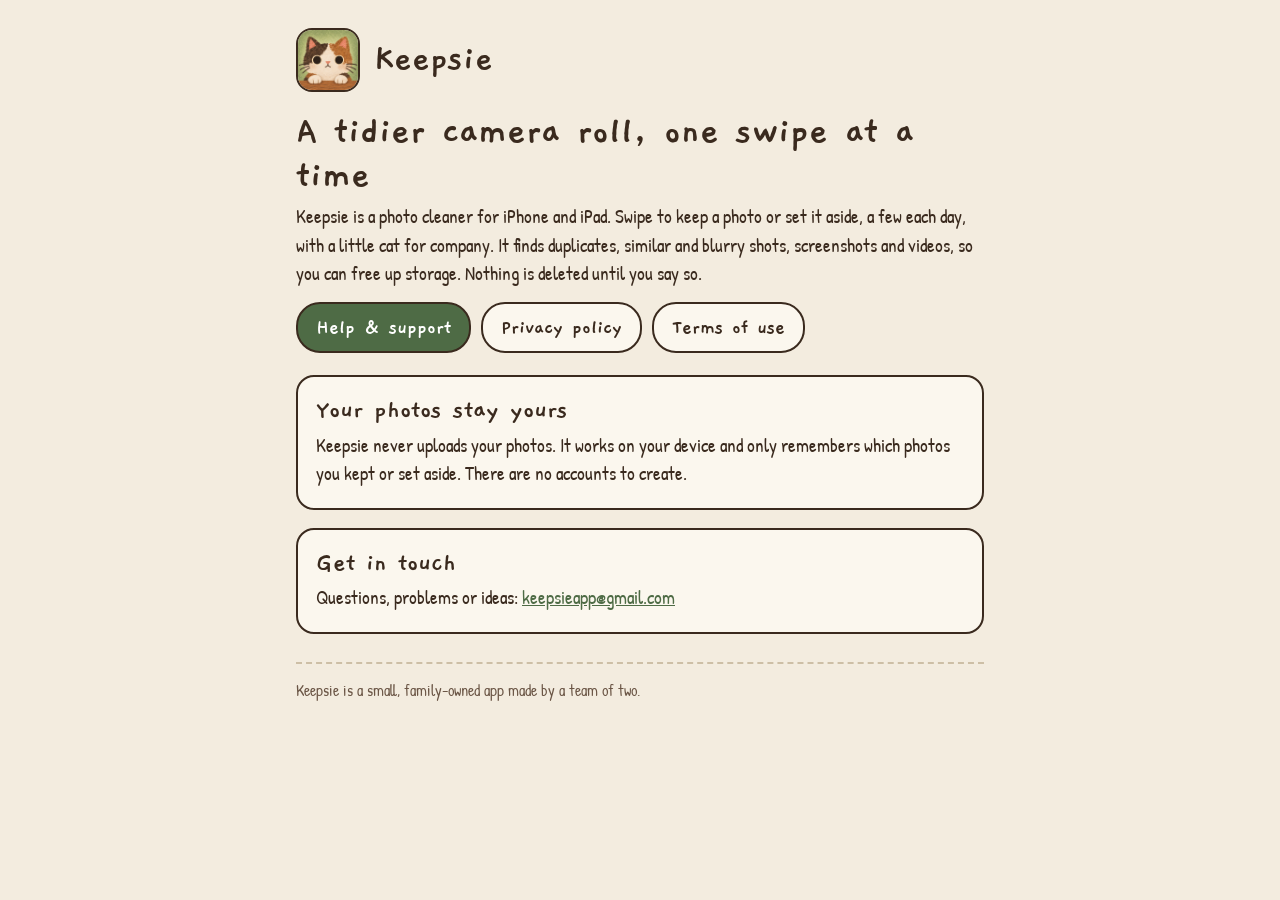
<file: index.html>
<!doctype html>
<html lang="en">
<head>
<meta charset="utf-8">
<meta name="viewport" content="width=device-width, initial-scale=1">
<title>Keepsie: Swipe Photo Cleaner for iPhone and iPad</title>
<meta name="description" content="Keepsie is a cozy photo cleaner for iPhone and iPad. Swipe to keep or delete, find duplicates and blurry shots, and free up storage, with a little cat for company.">
<link rel="canonical" href="https://mjtraf.github.io/keepsie-site/">
<meta property="og:type" content="website">
<meta property="og:title" content="Keepsie: Swipe Photo Cleaner for iPhone and iPad">
<meta property="og:description" content="Swipe to keep or delete, find duplicates and blurry shots, and free up storage, with a little cat for company.">
<meta property="og:url" content="https://mjtraf.github.io/keepsie-site/">
<meta property="og:image" content="https://mjtraf.github.io/keepsie-site/icon.png">
<meta name="twitter:card" content="summary">
<link rel="preconnect" href="https://fonts.googleapis.com">
<link href="https://fonts.googleapis.com/css2?family=Gaegu:wght@400;700&family=Patrick+Hand&display=swap" rel="stylesheet">
<link rel="stylesheet" href="style.css">
<link rel="icon" href="icon.png">
</head>
<body>
<main>
  <header class="top">
    <img src="icon.png" alt="Keepsie app icon: a cat">
    <div class="brand">Keepsie</div>
  </header>

  <h1>A tidier camera roll, one swipe at a time</h1>
  <p>Keepsie is a photo cleaner for iPhone and iPad. Swipe to keep a photo or set it aside, a few each day, with a little cat for company. It finds duplicates, similar and blurry shots, screenshots and videos, so you can free up storage. Nothing is deleted until you say so.</p>

  <nav class="links" aria-label="Pages">
    <a class="main" href="support.html">Help &amp; support</a>
    <a href="privacy.html">Privacy policy</a>
    <a href="terms.html">Terms of use</a>
  </nav>

  <div class="card">
    <h2>Your photos stay yours</h2>
    <p>Keepsie never uploads your photos. It works on your device and only remembers which photos you kept or set aside. There are no accounts to create.</p>
  </div>

  <div class="card">
    <h2>Get in touch</h2>
    <p>Questions, problems or ideas: <a href="mailto:keepsieapp@gmail.com">keepsieapp@gmail.com</a></p>
  </div>

  <footer>Keepsie is a small, family-owned app made by a team of two.</footer>
</main>
</body>
</html>
</file>
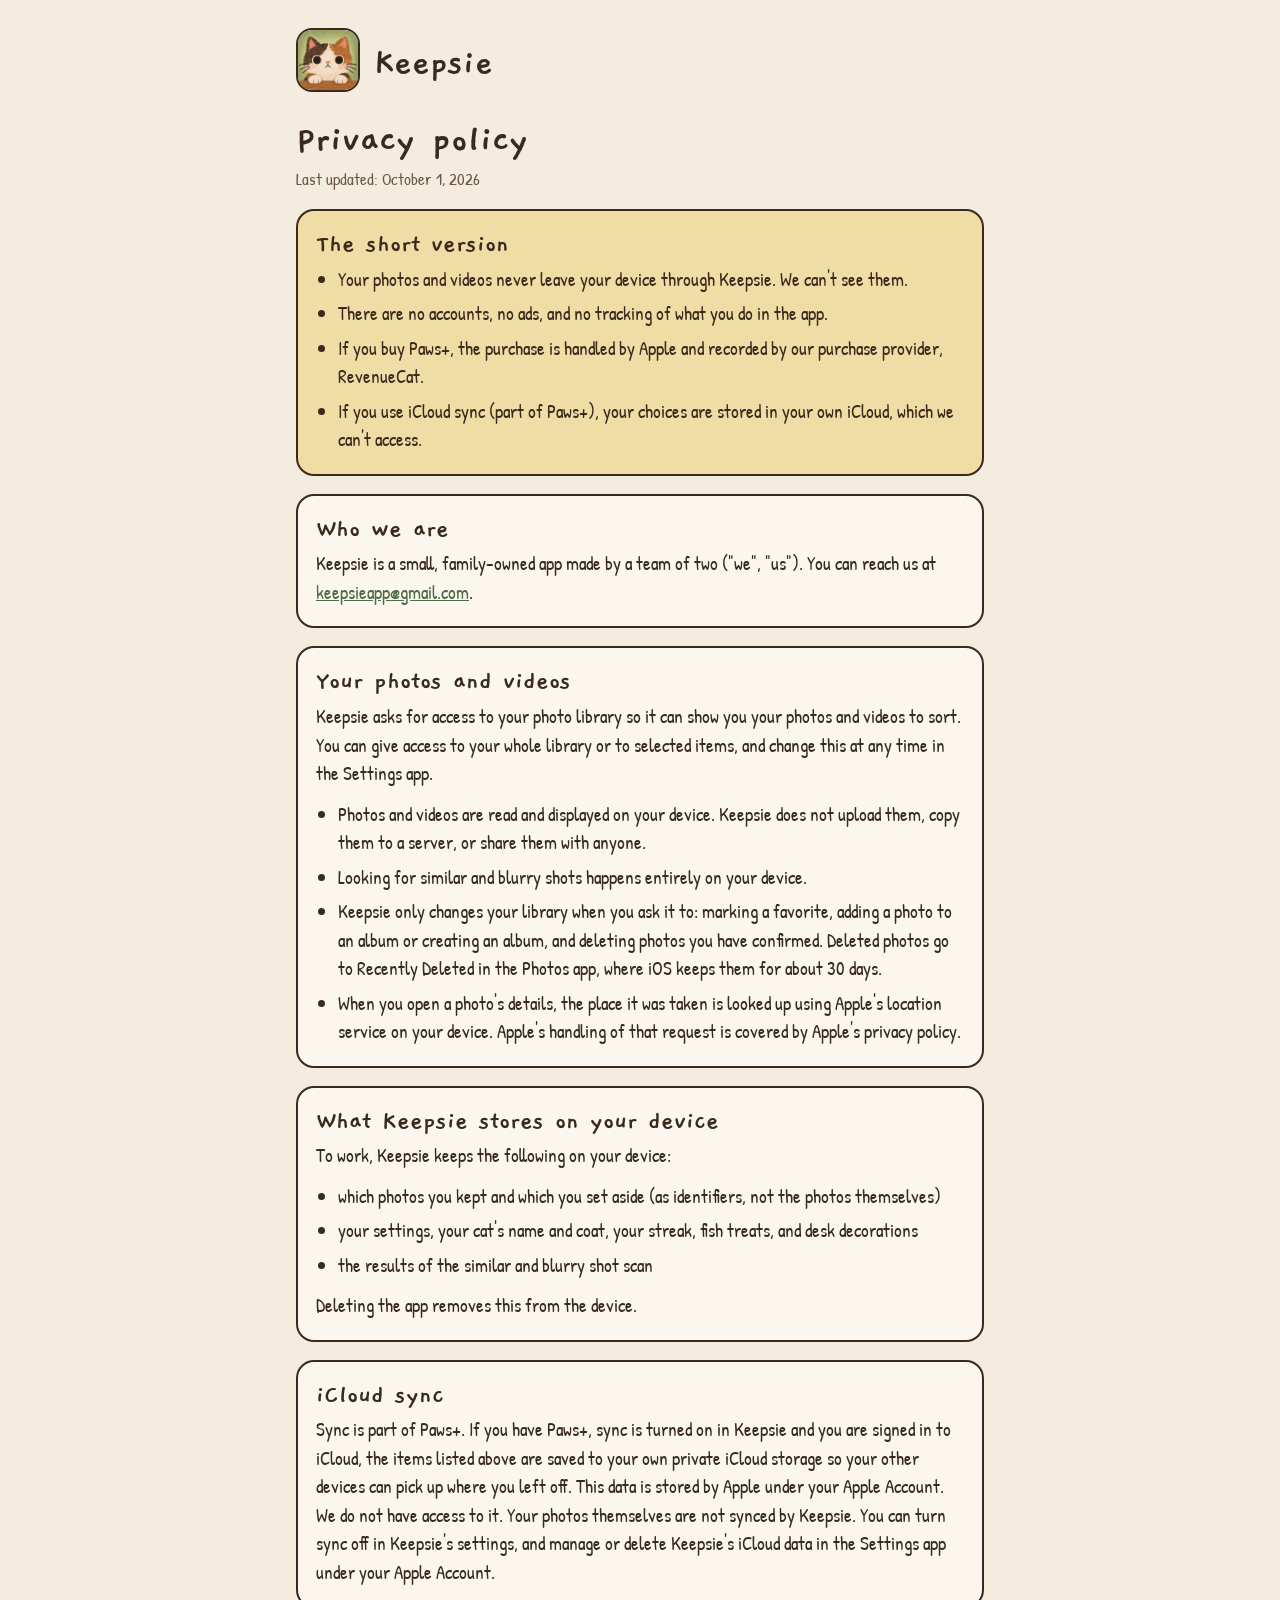
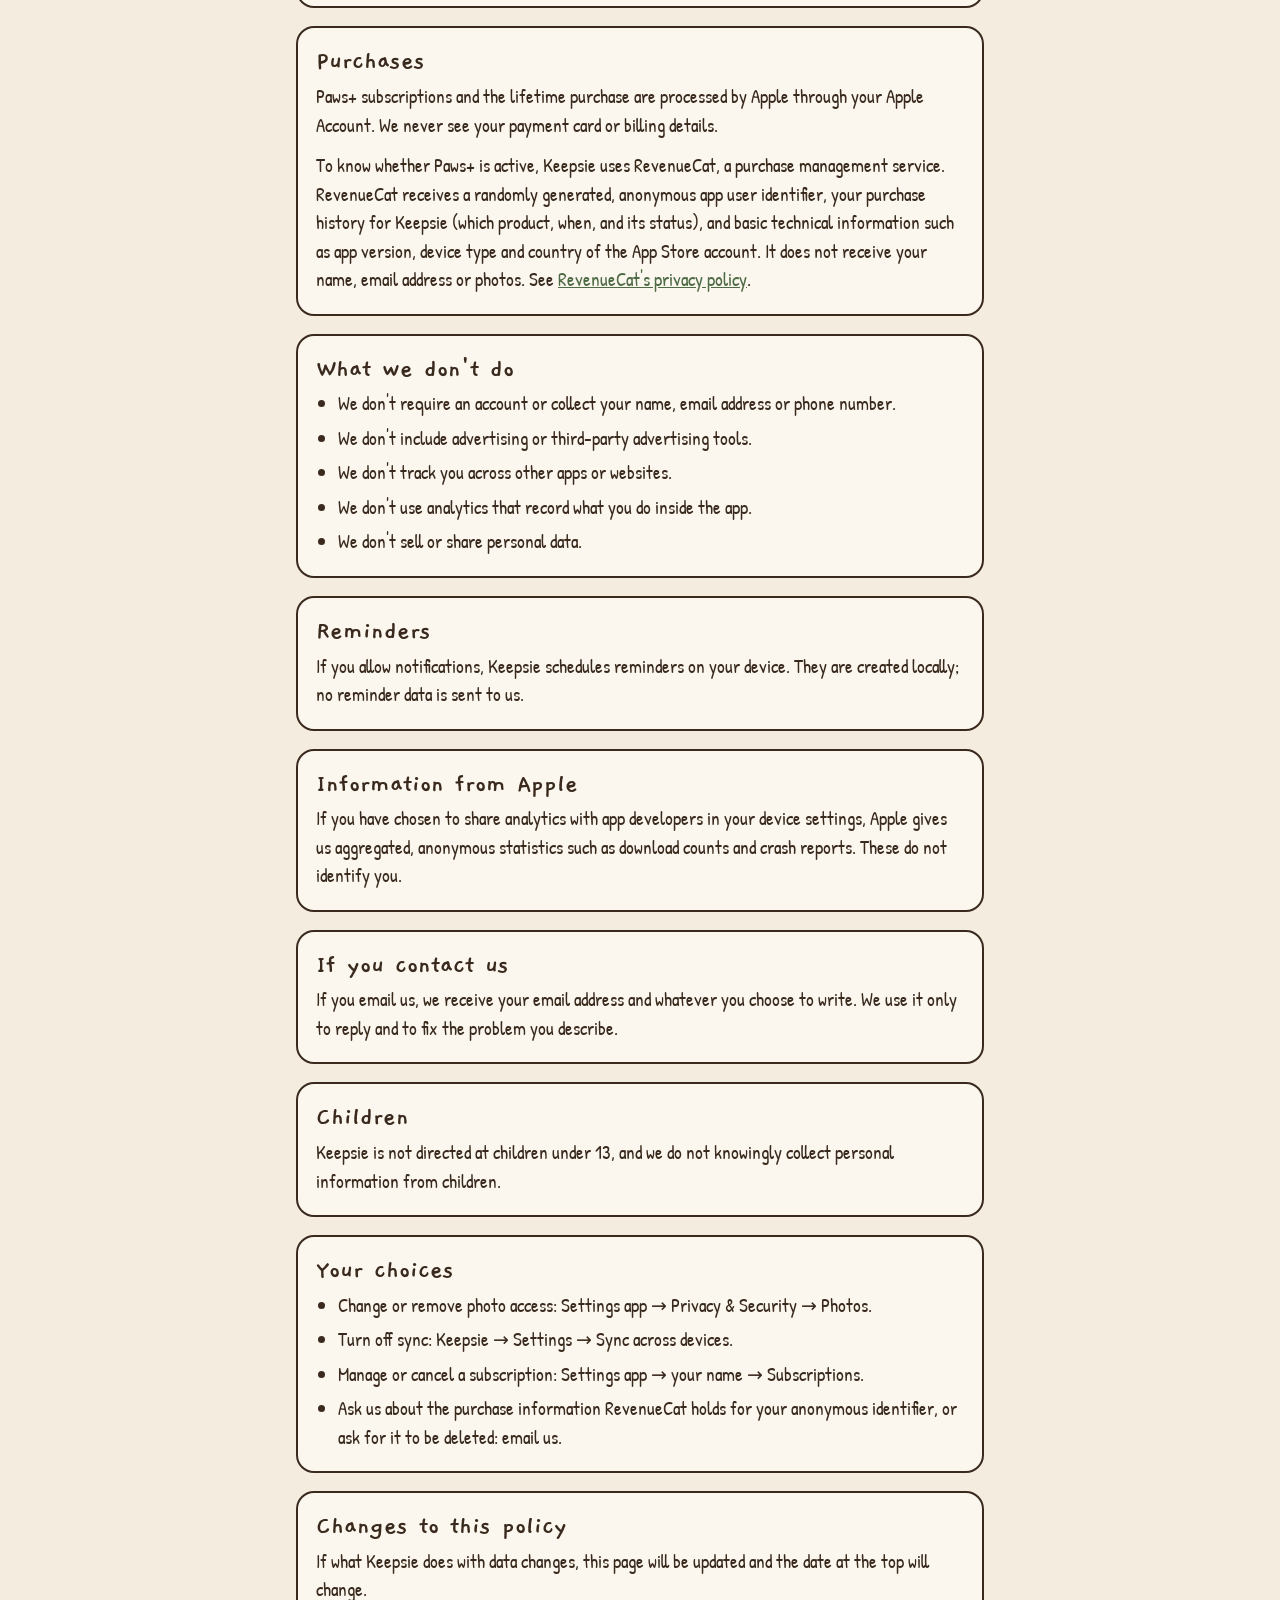
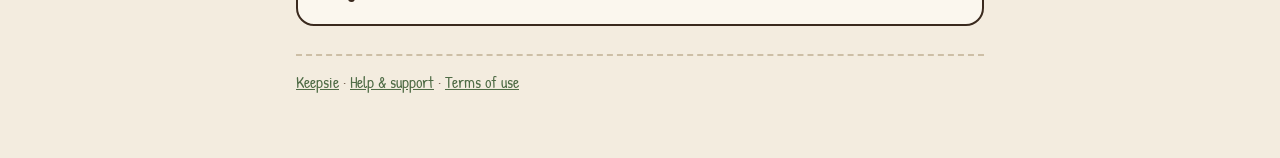
<file: privacy.html>
<!doctype html>
<html lang="en">
<head>
<meta charset="utf-8">
<meta name="viewport" content="width=device-width, initial-scale=1">
<title>Keepsie Privacy</title>
<meta name="description" content="What the Keepsie app does and doesn't do with your photos and data.">
<link rel="preconnect" href="https://fonts.googleapis.com">
<link href="https://fonts.googleapis.com/css2?family=Gaegu:wght@400;700&family=Patrick+Hand&display=swap" rel="stylesheet">
<link rel="stylesheet" href="style.css">
<link rel="icon" href="icon.png">
</head>
<body>
<main>
  <header class="top">
    <a href="./"><img src="icon.png" alt="Keepsie home"></a>
    <a href="./" class="brand">Keepsie</a>
  </header>

  <h1>Privacy policy</h1>
  <p class="updated">Last updated: October 1, 2026</p>

  <div class="card short">
    <h2>The short version</h2>
    <ul>
      <li>Your photos and videos never leave your device through Keepsie. We can't see them.</li>
      <li>There are no accounts, no ads, and no tracking of what you do in the app.</li>
      <li>If you buy Paws+, the purchase is handled by Apple and recorded by our purchase provider, RevenueCat.</li>
      <li>If you use iCloud sync (part of Paws+), your choices are stored in your own iCloud, which we can't access.</li>
    </ul>
  </div>

  <div class="card">
    <h2>Who we are</h2>
    <p>Keepsie is a small, family-owned app made by a team of two ("we", "us"). You can reach us at <a href="mailto:keepsieapp@gmail.com">keepsieapp@gmail.com</a>.</p>
  </div>

  <div class="card">
    <h2>Your photos and videos</h2>
    <p>Keepsie asks for access to your photo library so it can show you your photos and videos to sort. You can give access to your whole library or to selected items, and change this at any time in the Settings app.</p>
    <ul>
      <li>Photos and videos are read and displayed on your device. Keepsie does not upload them, copy them to a server, or share them with anyone.</li>
      <li>Looking for similar and blurry shots happens entirely on your device.</li>
      <li>Keepsie only changes your library when you ask it to: marking a favorite, adding a photo to an album or creating an album, and deleting photos you have confirmed. Deleted photos go to Recently Deleted in the Photos app, where iOS keeps them for about 30 days.</li>
      <li>When you open a photo's details, the place it was taken is looked up using Apple's location service on your device. Apple's handling of that request is covered by Apple's privacy policy.</li>
    </ul>
  </div>

  <div class="card">
    <h2>What Keepsie stores on your device</h2>
    <p>To work, Keepsie keeps the following on your device:</p>
    <ul>
      <li>which photos you kept and which you set aside (as identifiers, not the photos themselves)</li>
      <li>your settings, your cat's name and coat, your streak, fish treats, and desk decorations</li>
      <li>the results of the similar and blurry shot scan</li>
    </ul>
    <p>Deleting the app removes this from the device.</p>
  </div>

  <div class="card">
    <h2>iCloud sync</h2>
    <p>Sync is part of Paws+. If you have Paws+, sync is turned on in Keepsie and you are signed in to iCloud, the items listed above are saved to your own private iCloud storage so your other devices can pick up where you left off. This data is stored by Apple under your Apple Account. We do not have access to it. Your photos themselves are not synced by Keepsie. You can turn sync off in Keepsie's settings, and manage or delete Keepsie's iCloud data in the Settings app under your Apple Account.</p>
  </div>

  <div class="card">
    <h2>Purchases</h2>
    <p>Paws+ subscriptions and the lifetime purchase are processed by Apple through your Apple Account. We never see your payment card or billing details.</p>
    <p>To know whether Paws+ is active, Keepsie uses RevenueCat, a purchase management service. RevenueCat receives a randomly generated, anonymous app user identifier, your purchase history for Keepsie (which product, when, and its status), and basic technical information such as app version, device type and country of the App Store account. It does not receive your name, email address or photos. See <a href="https://www.revenuecat.com/privacy">RevenueCat's privacy policy</a>.</p>
  </div>

  <div class="card">
    <h2>What we don't do</h2>
    <ul>
      <li>We don't require an account or collect your name, email address or phone number.</li>
      <li>We don't include advertising or third-party advertising tools.</li>
      <li>We don't track you across other apps or websites.</li>
      <li>We don't use analytics that record what you do inside the app.</li>
      <li>We don't sell or share personal data.</li>
    </ul>
  </div>

  <div class="card">
    <h2>Reminders</h2>
    <p>If you allow notifications, Keepsie schedules reminders on your device. They are created locally; no reminder data is sent to us.</p>
  </div>

  <div class="card">
    <h2>Information from Apple</h2>
    <p>If you have chosen to share analytics with app developers in your device settings, Apple gives us aggregated, anonymous statistics such as download counts and crash reports. These do not identify you.</p>
  </div>

  <div class="card">
    <h2>If you contact us</h2>
    <p>If you email us, we receive your email address and whatever you choose to write. We use it only to reply and to fix the problem you describe.</p>
  </div>

  <div class="card">
    <h2>Children</h2>
    <p>Keepsie is not directed at children under 13, and we do not knowingly collect personal information from children.</p>
  </div>

  <div class="card">
    <h2>Your choices</h2>
    <ul>
      <li>Change or remove photo access: Settings app &rarr; Privacy &amp; Security &rarr; Photos.</li>
      <li>Turn off sync: Keepsie &rarr; Settings &rarr; Sync across devices.</li>
      <li>Manage or cancel a subscription: Settings app &rarr; your name &rarr; Subscriptions.</li>
      <li>Ask us about the purchase information RevenueCat holds for your anonymous identifier, or ask for it to be deleted: email us.</li>
    </ul>
  </div>

  <div class="card">
    <h2>Changes to this policy</h2>
    <p>If what Keepsie does with data changes, this page will be updated and the date at the top will change.</p>
  </div>

  <footer><a href="./">Keepsie</a> · <a href="support.html">Help &amp; support</a> · <a href="terms.html">Terms of use</a></footer>
</main>
</body>
</html>
</file>
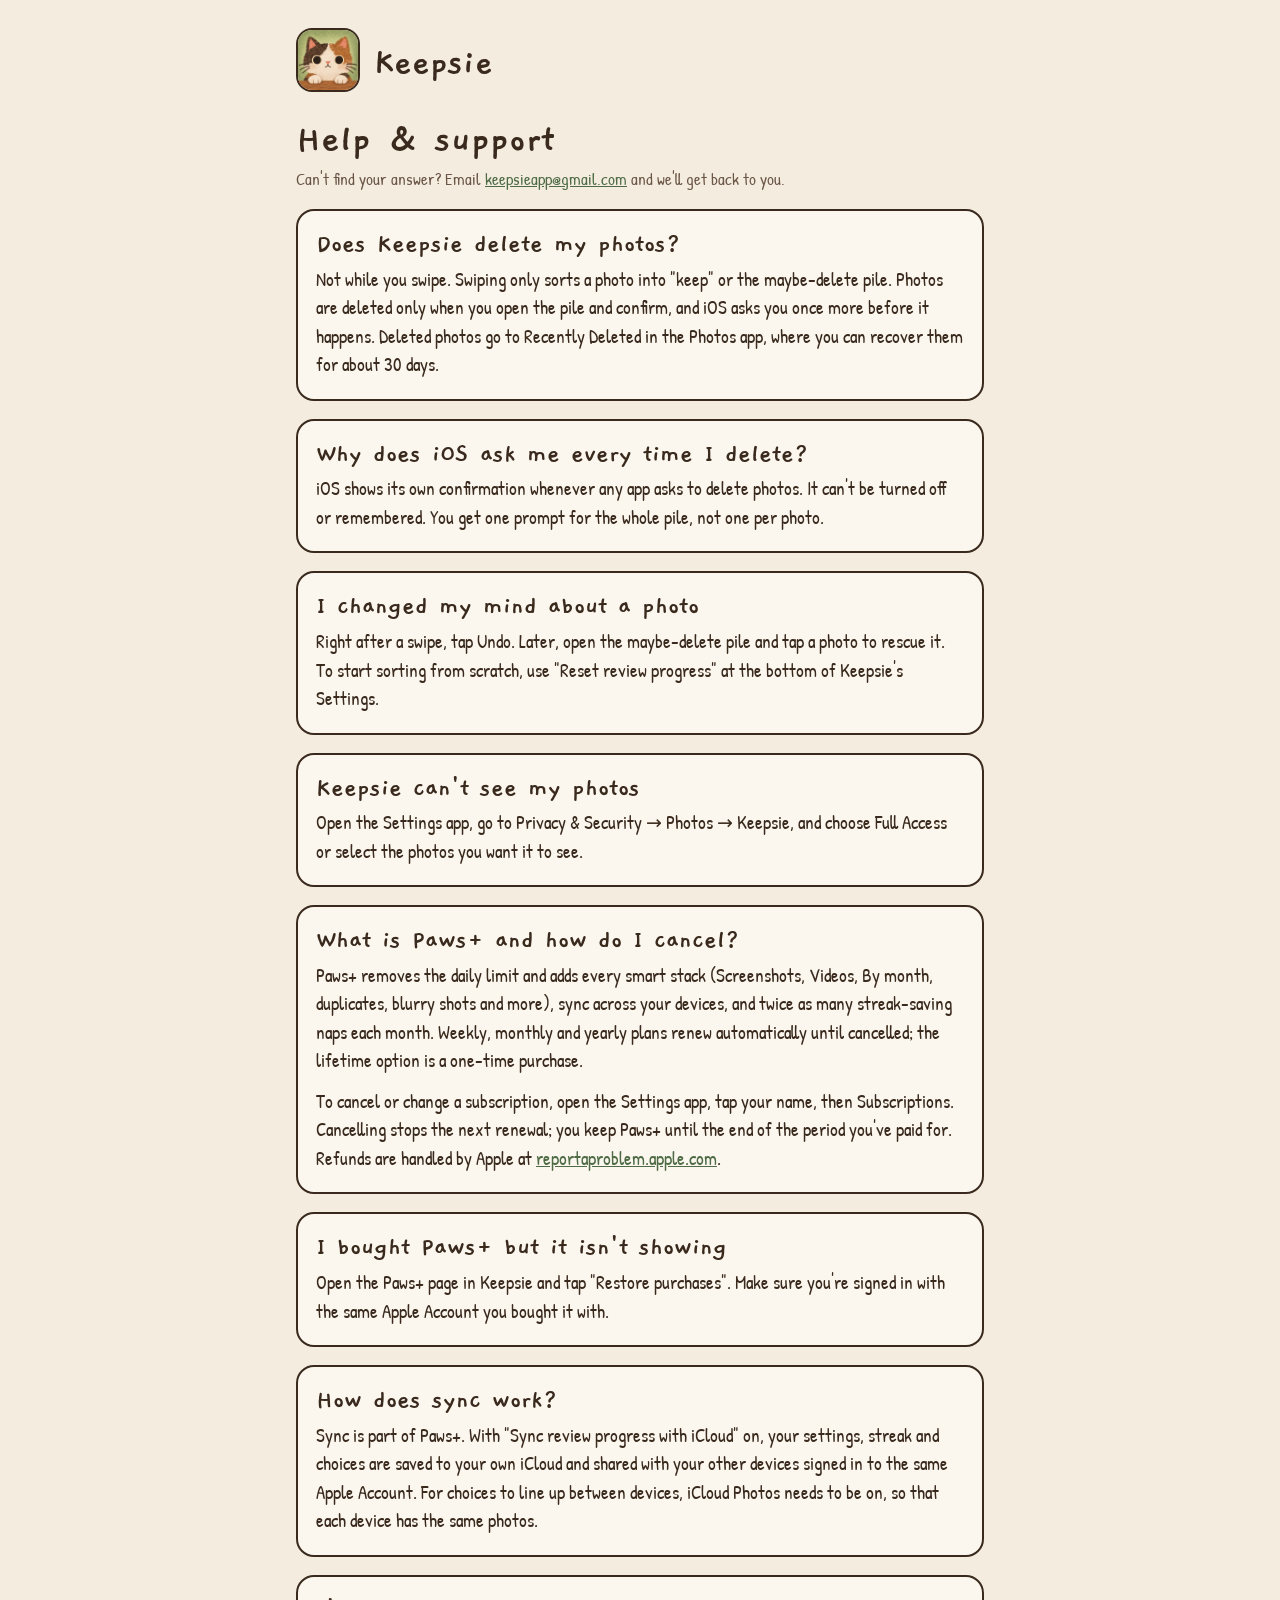
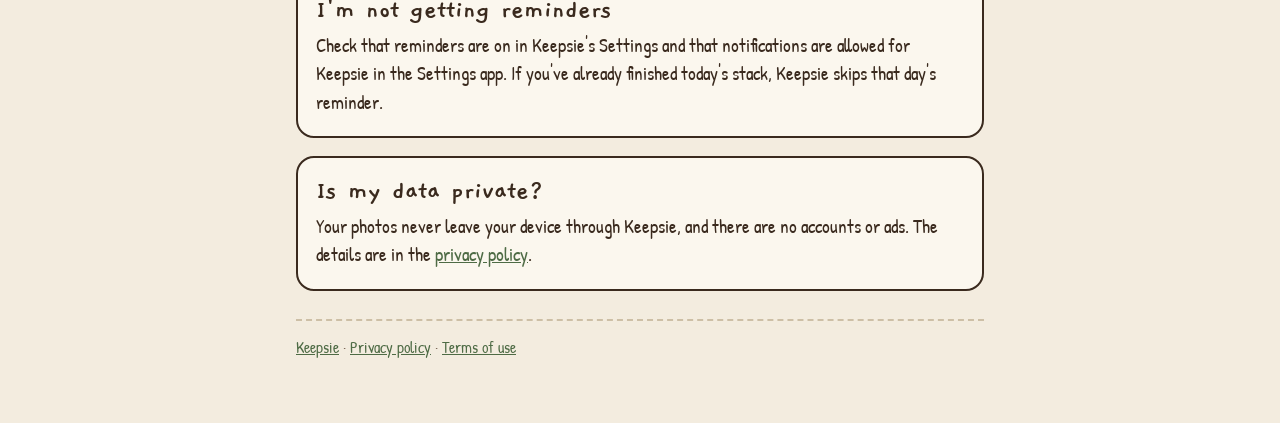
<file: support.html>
<!doctype html>
<html lang="en">
<head>
<meta charset="utf-8">
<meta name="viewport" content="width=device-width, initial-scale=1">
<title>Keepsie Help</title>
<meta name="description" content="Help and support for the Keepsie photo tidying app.">
<link rel="preconnect" href="https://fonts.googleapis.com">
<link href="https://fonts.googleapis.com/css2?family=Gaegu:wght@400;700&family=Patrick+Hand&display=swap" rel="stylesheet">
<link rel="stylesheet" href="style.css">
<link rel="icon" href="icon.png">
</head>
<body>
<main>
  <header class="top">
    <a href="./"><img src="icon.png" alt="Keepsie home"></a>
    <a href="./" class="brand">Keepsie</a>
  </header>

  <h1>Help &amp; support</h1>
  <p class="updated">Can't find your answer? Email <a href="mailto:keepsieapp@gmail.com">keepsieapp@gmail.com</a> and we'll get back to you.</p>

  <div class="card">
    <h2>Does Keepsie delete my photos?</h2>
    <p>Not while you swipe. Swiping only sorts a photo into "keep" or the maybe-delete pile. Photos are deleted only when you open the pile and confirm, and iOS asks you once more before it happens. Deleted photos go to Recently Deleted in the Photos app, where you can recover them for about 30 days.</p>
  </div>

  <div class="card">
    <h2>Why does iOS ask me every time I delete?</h2>
    <p>iOS shows its own confirmation whenever any app asks to delete photos. It can't be turned off or remembered. You get one prompt for the whole pile, not one per photo.</p>
  </div>

  <div class="card">
    <h2>I changed my mind about a photo</h2>
    <p>Right after a swipe, tap Undo. Later, open the maybe-delete pile and tap a photo to rescue it. To start sorting from scratch, use "Reset review progress" at the bottom of Keepsie's Settings.</p>
  </div>

  <div class="card">
    <h2>Keepsie can't see my photos</h2>
    <p>Open the Settings app, go to Privacy &amp; Security &rarr; Photos &rarr; Keepsie, and choose Full Access or select the photos you want it to see.</p>
  </div>

  <div class="card">
    <h2>What is Paws+ and how do I cancel?</h2>
    <p>Paws+ removes the daily limit and adds every smart stack (Screenshots, Videos, By month, duplicates, blurry shots and more), sync across your devices, and twice as many streak-saving naps each month. Weekly, monthly and yearly plans renew automatically until cancelled; the lifetime option is a one-time purchase.</p>
    <p>To cancel or change a subscription, open the Settings app, tap your name, then Subscriptions. Cancelling stops the next renewal; you keep Paws+ until the end of the period you've paid for. Refunds are handled by Apple at <a href="https://reportaproblem.apple.com">reportaproblem.apple.com</a>.</p>
  </div>

  <div class="card">
    <h2>I bought Paws+ but it isn't showing</h2>
    <p>Open the Paws+ page in Keepsie and tap "Restore purchases". Make sure you're signed in with the same Apple Account you bought it with.</p>
  </div>

  <div class="card">
    <h2>How does sync work?</h2>
    <p>Sync is part of Paws+. With "Sync review progress with iCloud" on, your settings, streak and choices are saved to your own iCloud and shared with your other devices signed in to the same Apple Account. For choices to line up between devices, iCloud Photos needs to be on, so that each device has the same photos.</p>
  </div>

  <div class="card">
    <h2>I'm not getting reminders</h2>
    <p>Check that reminders are on in Keepsie's Settings and that notifications are allowed for Keepsie in the Settings app. If you've already finished today's stack, Keepsie skips that day's reminder.</p>
  </div>

  <div class="card">
    <h2>Is my data private?</h2>
    <p>Your photos never leave your device through Keepsie, and there are no accounts or ads. The details are in the <a href="privacy.html">privacy policy</a>.</p>
  </div>

  <footer><a href="./">Keepsie</a> · <a href="privacy.html">Privacy policy</a> · <a href="terms.html">Terms of use</a></footer>
</main>
</body>
</html>
</file>
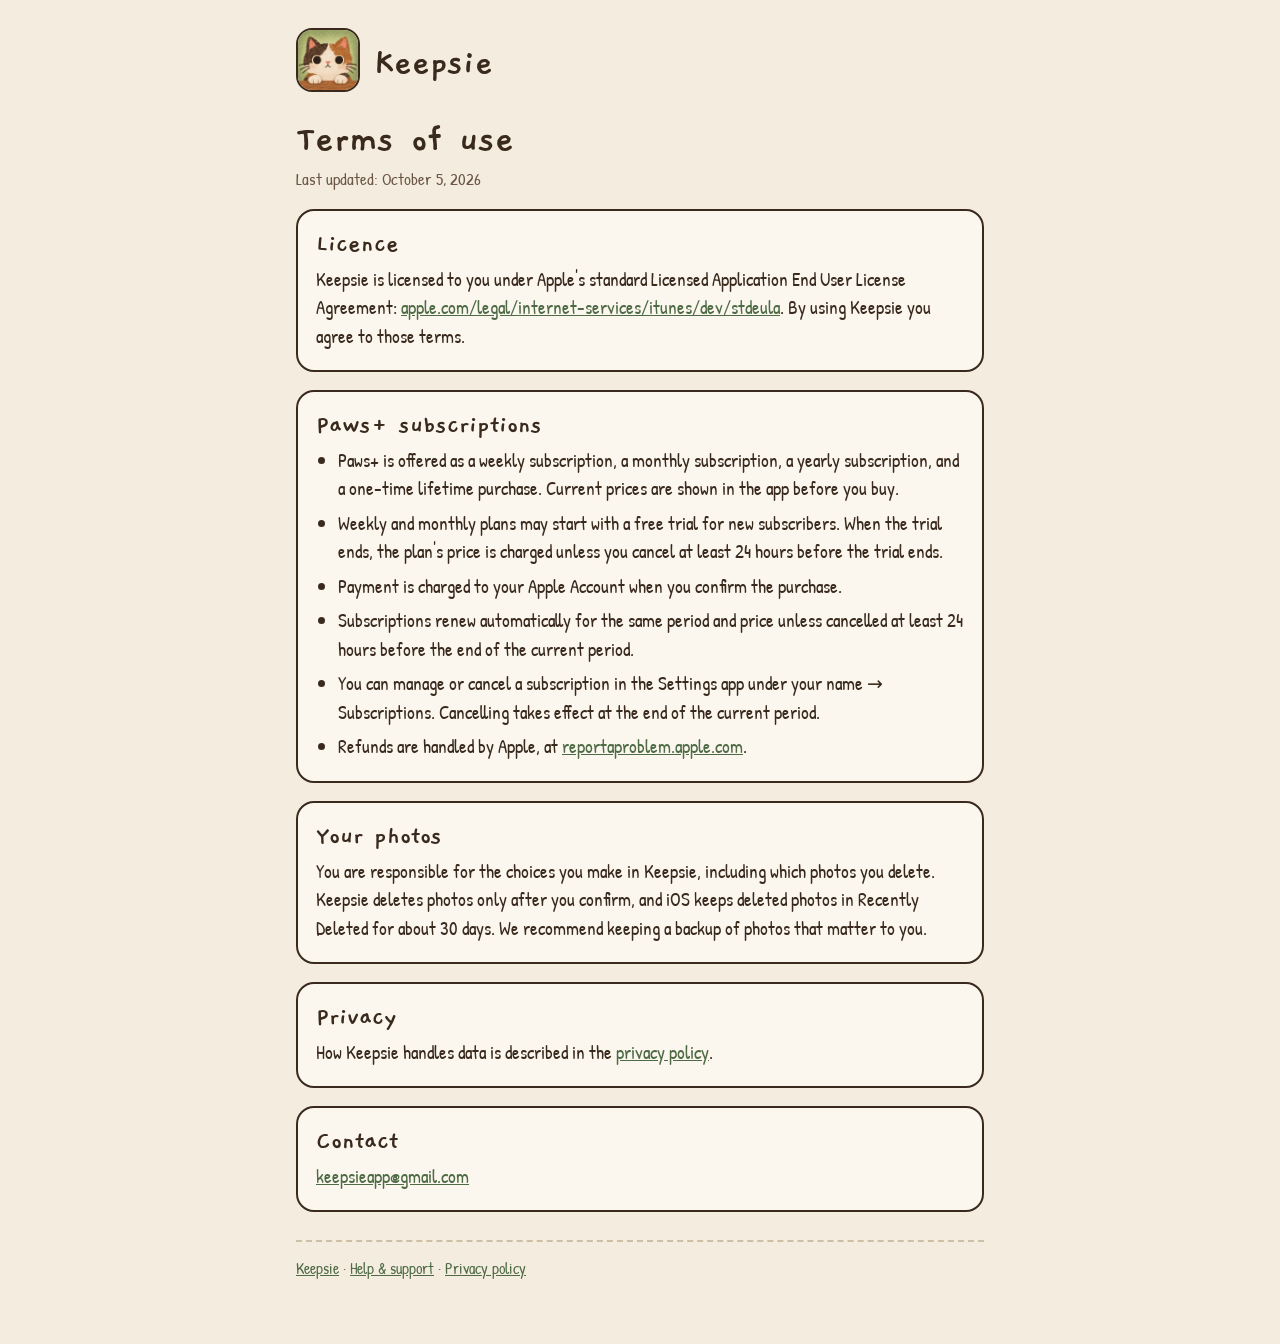
<file: terms.html>
<!doctype html>
<html lang="en">
<head>
<meta charset="utf-8">
<meta name="viewport" content="width=device-width, initial-scale=1">
<title>Keepsie Terms</title>
<meta name="description" content="Terms of use for the Keepsie app and its Paws+ subscription.">
<link rel="preconnect" href="https://fonts.googleapis.com">
<link href="https://fonts.googleapis.com/css2?family=Gaegu:wght@400;700&family=Patrick+Hand&display=swap" rel="stylesheet">
<link rel="stylesheet" href="style.css">
<link rel="icon" href="icon.png">
</head>
<body>
<main>
  <header class="top">
    <a href="./"><img src="icon.png" alt="Keepsie home"></a>
    <a href="./" class="brand">Keepsie</a>
  </header>

  <h1>Terms of use</h1>
  <p class="updated">Last updated: October 5, 2026</p>

  <div class="card">
    <h2>Licence</h2>
    <p>Keepsie is licensed to you under Apple's standard Licensed Application End User License Agreement: <a href="https://www.apple.com/legal/internet-services/itunes/dev/stdeula/">apple.com/legal/internet-services/itunes/dev/stdeula</a>. By using Keepsie you agree to those terms.</p>
  </div>

  <div class="card">
    <h2>Paws+ subscriptions</h2>
    <ul>
      <li>Paws+ is offered as a weekly subscription, a monthly subscription, a yearly subscription, and a one-time lifetime purchase. Current prices are shown in the app before you buy.</li>
      <li>Weekly and monthly plans may start with a free trial for new subscribers. When the trial ends, the plan's price is charged unless you cancel at least 24 hours before the trial ends.</li>
      <li>Payment is charged to your Apple Account when you confirm the purchase.</li>
      <li>Subscriptions renew automatically for the same period and price unless cancelled at least 24 hours before the end of the current period.</li>
      <li>You can manage or cancel a subscription in the Settings app under your name &rarr; Subscriptions. Cancelling takes effect at the end of the current period.</li>
      <li>Refunds are handled by Apple, at <a href="https://reportaproblem.apple.com">reportaproblem.apple.com</a>.</li>
    </ul>
  </div>

  <div class="card">
    <h2>Your photos</h2>
    <p>You are responsible for the choices you make in Keepsie, including which photos you delete. Keepsie deletes photos only after you confirm, and iOS keeps deleted photos in Recently Deleted for about 30 days. We recommend keeping a backup of photos that matter to you.</p>
  </div>

  <div class="card">
    <h2>Privacy</h2>
    <p>How Keepsie handles data is described in the <a href="privacy.html">privacy policy</a>.</p>
  </div>

  <div class="card">
    <h2>Contact</h2>
    <p><a href="mailto:keepsieapp@gmail.com">keepsieapp@gmail.com</a></p>
  </div>

  <footer><a href="./">Keepsie</a> · <a href="support.html">Help &amp; support</a> · <a href="privacy.html">Privacy policy</a></footer>
</main>
</body>
</html>
</file>
<file: style.css>
:root {
  --bg: #F3ECDF;
  --card: #FBF7EE;
  --ink: #3A2A1E;
  --sub: #6B5646;
  --sage: #4E6B45;
  --line: #CDBFA6;
  --butter: #F0DDA6;
  --on-bg: #3A2A1E;
  --sub-on-bg: #6B5646;
  --link-on-bg: #4E6B45;
}
@media (prefers-color-scheme: dark) {
  :root:not([data-theme="light"]) {
    --bg: #4F4C4A;
    --card: #9C9792;
    --ink: #1F1915;
    --sub: #2E2621;
    --sage: #2F4A29;
    --line: #6E6A67;
    --butter: #C9B982;
    --on-bg: #F7F3EE;
    --sub-on-bg: #E4DDD3;
    --link-on-bg: #CFE3C4;
  }
}
* { box-sizing: border-box; }
body {
  margin: 0;
  background: var(--bg);
  color: var(--on-bg);
  font-family: "Patrick Hand", "Segoe UI", system-ui, sans-serif;
  font-size: 19px;
  line-height: 1.5;
}
main { max-width: 720px; margin: 0 auto; padding: 28px 16px 64px; }
header.top { display: flex; align-items: center; gap: 14px; margin-bottom: 18px; }
header.top img { width: 64px; height: 64px; border-radius: 16px; border: 2px solid var(--ink); }
header.top a { color: var(--on-bg); text-decoration: none; }
h1, h2, .brand { font-family: "Gaegu", "Patrick Hand", cursive; font-weight: 700; line-height: 1.1; }
.brand { font-size: 38px; }
h1 { font-size: 40px; margin: 8px 0 4px; }
h2 { font-size: 27px; margin: 0 0 6px; }
p { margin: 0 0 12px; }
ul { margin: 0 0 12px; padding-left: 22px; }
li { margin-bottom: 6px; }
a { color: var(--link-on-bg); }
.card a { color: var(--sage); }
.updated { color: var(--sub-on-bg); font-size: 17px; margin-bottom: 18px; }
.card {
  background: var(--card);
  color: var(--ink);
  border: 2px solid var(--ink);
  border-radius: 18px;
  padding: 18px 18px 8px;
  margin-bottom: 18px;
}
.card.short { background: var(--butter); }
nav.links { display: flex; flex-wrap: wrap; gap: 10px; margin: 14px 0 22px; }
nav.links a {
  display: inline-block;
  padding: 8px 18px;
  background: var(--card);
  color: var(--ink);
  border: 2px solid var(--ink);
  border-radius: 24px;
  text-decoration: none;
  font-family: "Gaegu", cursive;
  font-weight: 700;
  font-size: 21px;
}
nav.links a.main { background: var(--sage); color: #fff; }
footer { color: var(--sub-on-bg); font-size: 16px; margin-top: 28px; border-top: 2px dashed var(--line); padding-top: 14px; }
</file>
